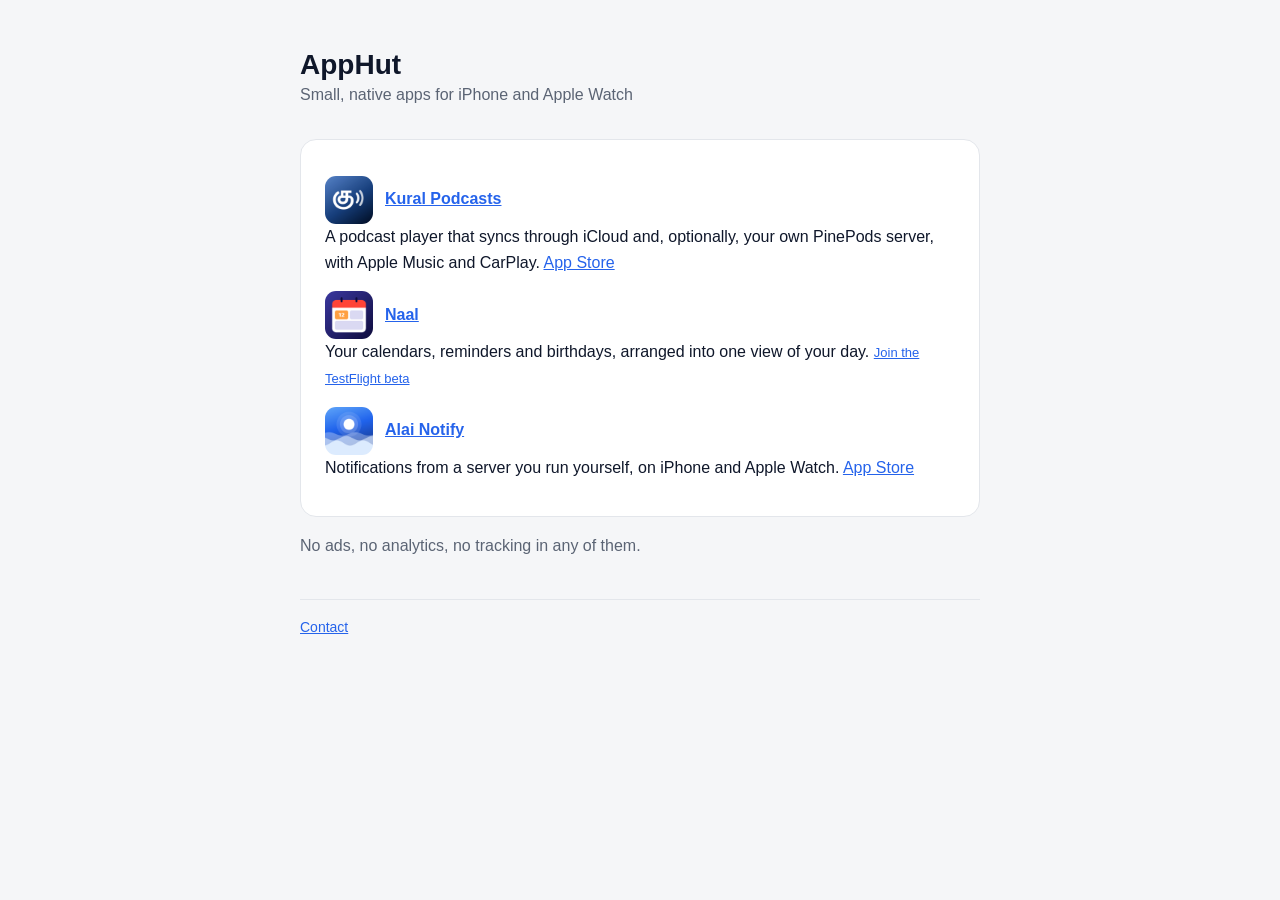
<file: index.html>
<!doctype html>
<html lang="en">
<head>
<meta charset="utf-8">
<meta name="viewport" content="width=device-width, initial-scale=1">
<title>AppHut</title>
<meta name="description" content="Small, native apps for iPhone and Apple Watch.">
<link rel="stylesheet" href="style.css">
</head>
<body>
<main>
<header><div><h1>AppHut</h1><p class="muted" style="margin:0">Small, native apps for iPhone and Apple Watch</p></div></header>
<div class="card">
<p><a href="kural/"><img src="kural/icon.png" alt="" width="48" height="48" style="vertical-align:middle;border-radius:11px;margin-right:12px"><strong>Kural Podcasts</strong></a><br>A podcast player that syncs through iCloud and, optionally, your own PinePods server, with Apple Music and CarPlay. <a href="https://apps.apple.com/app/kural-podcasts/id6817098795">App Store</a></p>
<p><a href="naal/"><img src="naal/icon.png" alt="" width="48" height="48" style="vertical-align:middle;border-radius:11px;margin-right:12px"><strong>Naal</strong></a><br>Your calendars, reminders and birthdays, arranged into one view of your day. <a class="tag" href="https://testflight.apple.com/join/4RUcb5Jr">Join the TestFlight beta</a></p>
<p><a href="alai/"><img src="alai/icon.png" alt="" width="48" height="48" style="vertical-align:middle;border-radius:11px;margin-right:12px"><strong>Alai Notify</strong></a><br>Notifications from a server you run yourself, on iPhone and Apple Watch. <a href="https://apps.apple.com/app/alai-notify/id6817074096">App Store</a></p>
</div>
<p class="muted">No ads, no analytics, no tracking in any of them.</p>
<nav><a href="https://github.com/linusr/apphut/issues">Contact</a></nav>
</main>
</body>
</html>
</file>
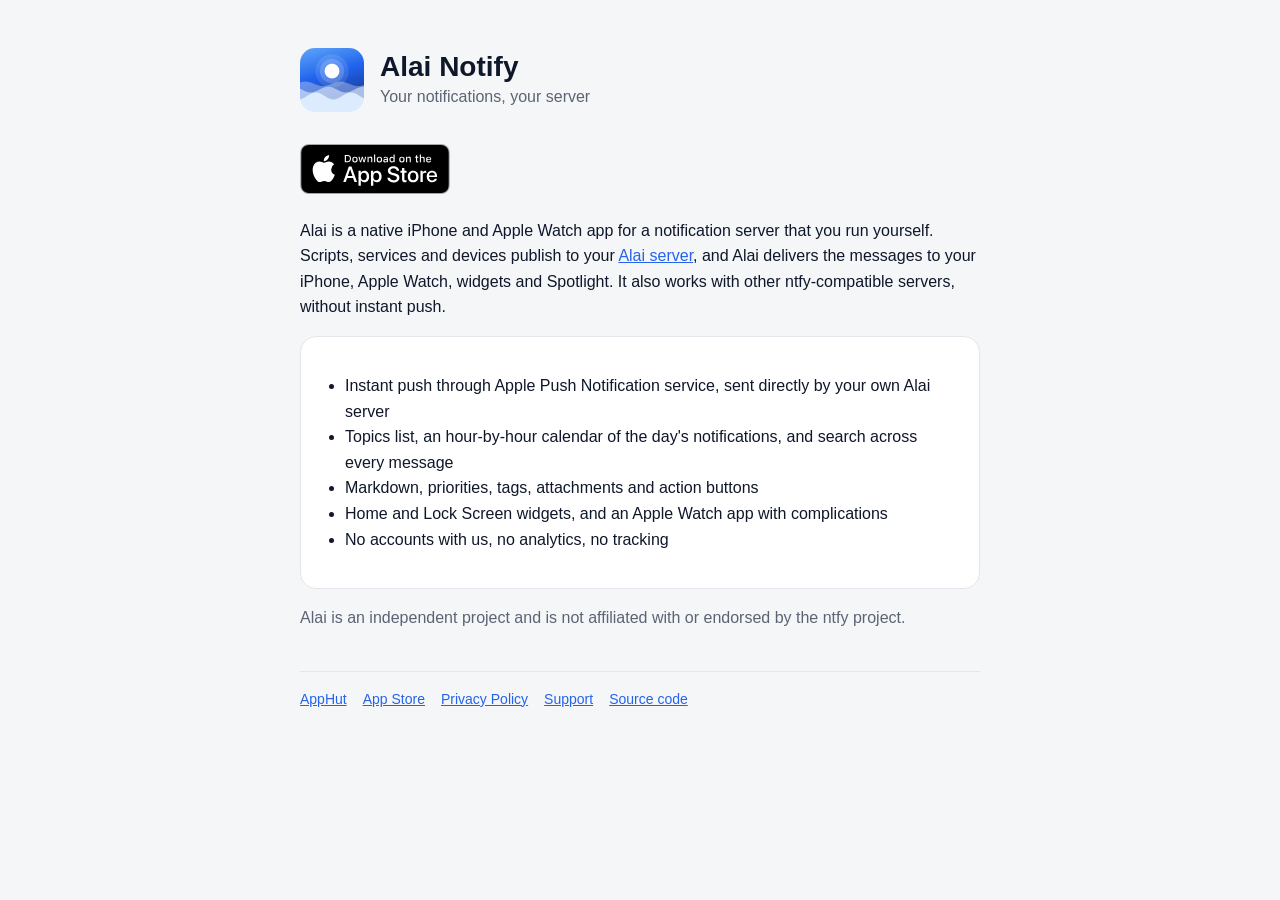
<file: alai/index.html>
<!doctype html>
<html lang="en">
<head>
<meta charset="utf-8">
<meta name="viewport" content="width=device-width, initial-scale=1">
<title>Alai Notify</title>
<meta name="description" content="A native iPhone and Apple Watch app for your self-hosted Alai notification server.">
<link rel="icon" href="icon.png">
<link rel="stylesheet" href="../style.css">
</head>
<body>
<main>
<header><img src="icon.png" alt=""><div><h1>Alai Notify</h1><p class="muted" style="margin:0">Your notifications, your server</p></div></header>
<p><a class="store-badge" href="https://apps.apple.com/app/alai-notify/id6817074096"><img src="../badges/app-store-black.svg" alt="Download on the App Store" width="150" height="50"></a></p>
<p>Alai is a native iPhone and Apple Watch app for a notification server that you run yourself. Scripts, services and devices publish to your <a href="https://github.com/linusr/alai-server">Alai server</a>, and Alai delivers the messages to your iPhone, Apple Watch, widgets and Spotlight. It also works with other ntfy-compatible servers, without instant push.</p>
<div class="card">
<ul>
<li>Instant push through Apple Push Notification service, sent directly by your own Alai server</li>
<li>Topics list, an hour-by-hour calendar of the day's notifications, and search across every message</li>
<li>Markdown, priorities, tags, attachments and action buttons</li>
<li>Home and Lock Screen widgets, and an Apple Watch app with complications</li>
<li>No accounts with us, no analytics, no tracking</li>
</ul>
</div>
<p class="muted">Alai is an independent project and is not affiliated with or endorsed by the ntfy project.</p>
<nav><a href="../">AppHut</a><a href="https://apps.apple.com/app/alai-notify/id6817074096">App Store</a><a href="privacy.html">Privacy Policy</a><a href="support.html">Support</a><a href="https://github.com/linusr/alai">Source code</a></nav>
</main>
</body>
</html>
</file>
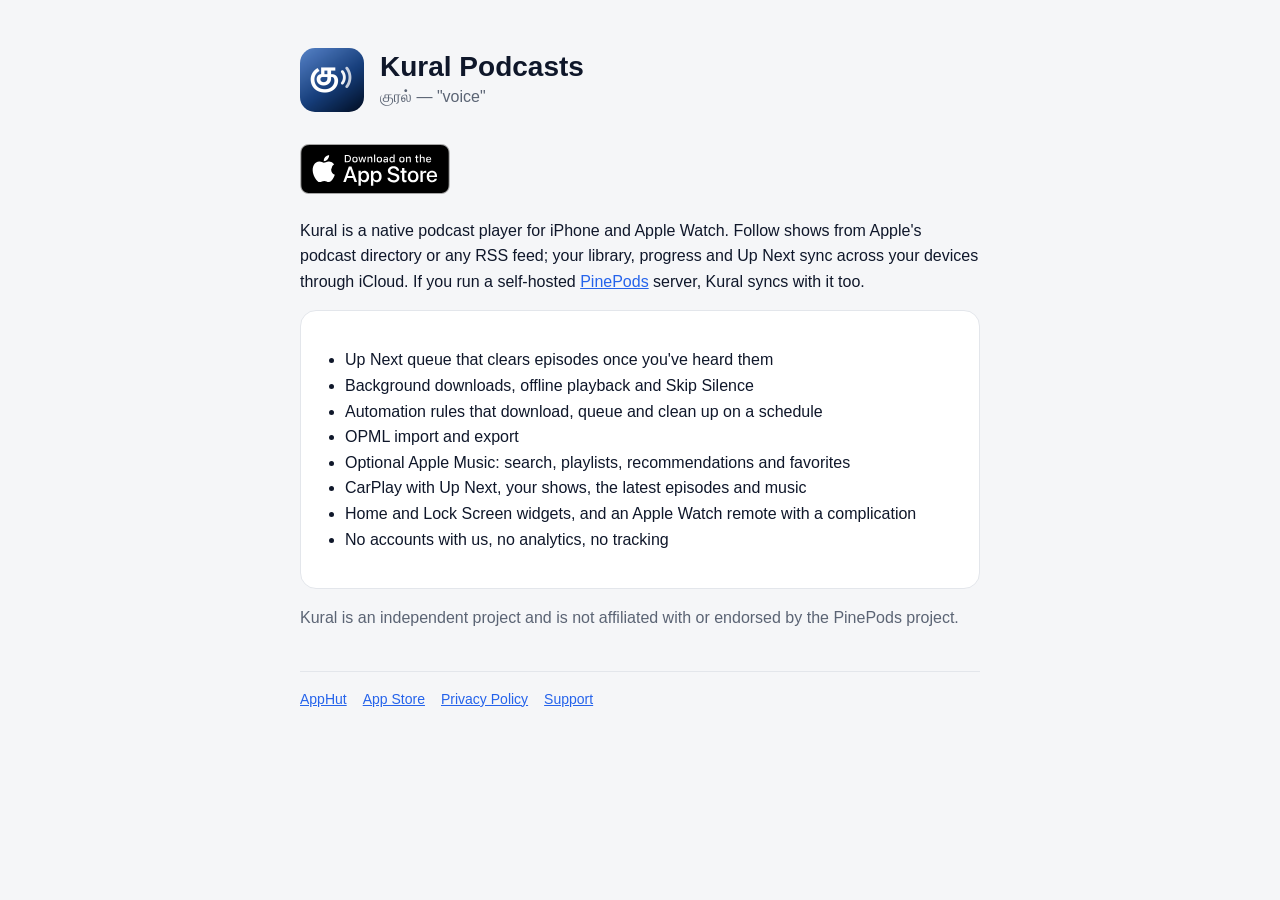
<file: kural/index.html>
<!doctype html>
<html lang="en">
<head>
<meta charset="utf-8">
<meta name="viewport" content="width=device-width, initial-scale=1">
<title>Kural Podcasts</title>
<meta name="description" content="A native podcast player for iPhone and Apple Watch that syncs through iCloud and, optionally, your own PinePods server.">
<link rel="icon" href="icon.png">
<link rel="stylesheet" href="../style.css">
</head>
<body>
<main>
<header><img src="icon.png" alt=""><div><h1>Kural Podcasts</h1><p class="muted" style="margin:0">குரல் — "voice"</p></div></header>
<p><a class="store-badge" href="https://apps.apple.com/app/kural-podcasts/id6817098795"><img src="../badges/app-store-black.svg" alt="Download on the App Store" width="150" height="50"></a></p>
<p>Kural is a native podcast player for iPhone and Apple Watch. Follow shows from Apple's podcast directory or any RSS feed; your library, progress and Up Next sync across your devices through iCloud. If you run a self-hosted <a href="https://github.com/madeofpendletonwool/PinePods">PinePods</a> server, Kural syncs with it too.</p>
<div class="card">
<ul>
<li>Up Next queue that clears episodes once you've heard them</li>
<li>Background downloads, offline playback and Skip Silence</li>
<li>Automation rules that download, queue and clean up on a schedule</li>
<li>OPML import and export</li>
<li>Optional Apple Music: search, playlists, recommendations and favorites</li>
<li>CarPlay with Up Next, your shows, the latest episodes and music</li>
<li>Home and Lock Screen widgets, and an Apple Watch remote with a complication</li>
<li>No accounts with us, no analytics, no tracking</li>
</ul>
</div>
<p class="muted">Kural is an independent project and is not affiliated with or endorsed by the PinePods project.</p>
<nav><a href="../">AppHut</a><a href="https://apps.apple.com/app/kural-podcasts/id6817098795">App Store</a><a href="privacy.html">Privacy Policy</a><a href="support.html">Support</a></nav>
</main>
</body>
</html>
</file>
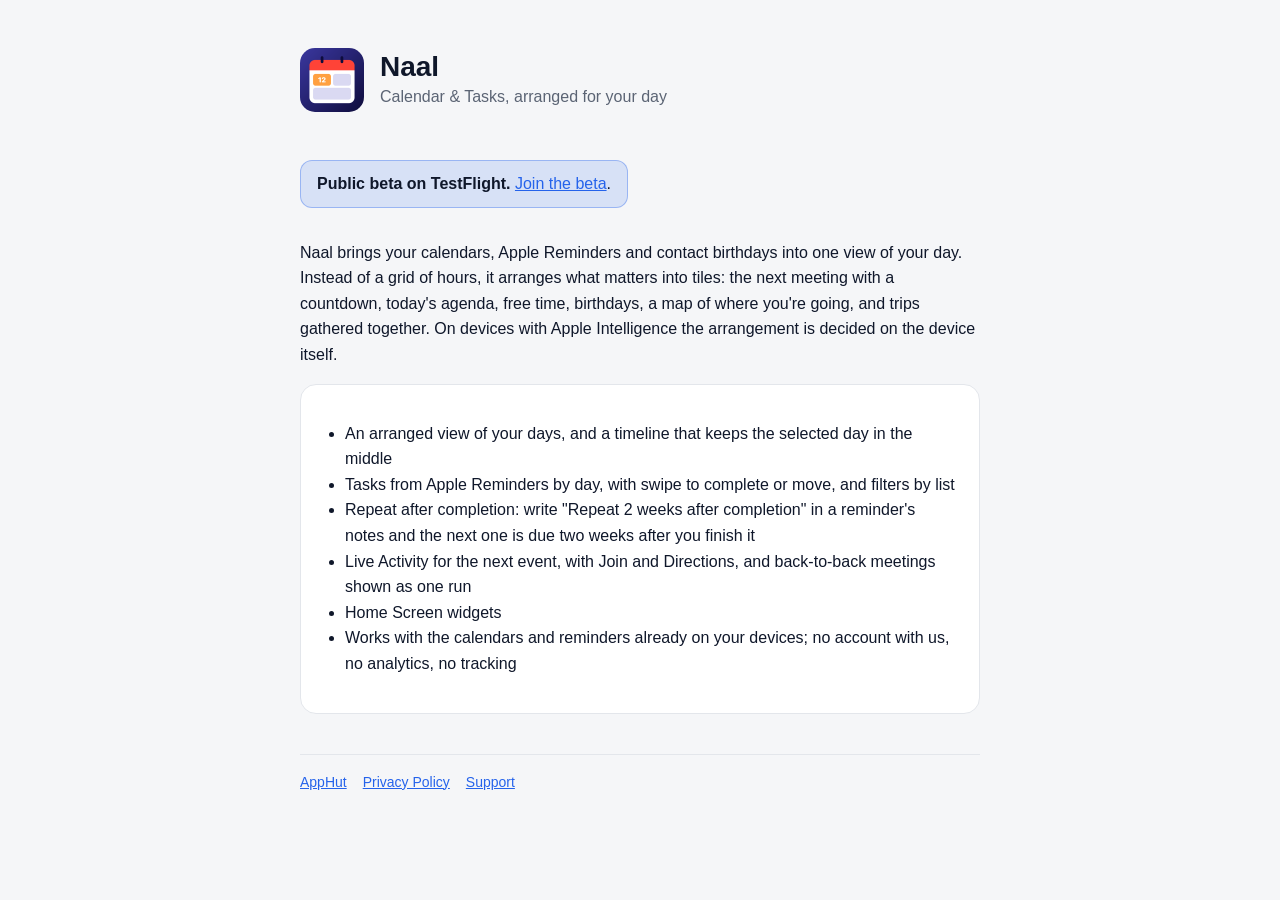
<file: naal/index.html>
<!doctype html>
<html lang="en">
<head>
<meta charset="utf-8">
<meta name="viewport" content="width=device-width, initial-scale=1">
<title>Naal: Calendar &amp; Tasks</title>
<meta name="description" content="Your calendars, reminders and birthdays, arranged into one view of your day on your devices.">
<link rel="icon" href="icon.png">
<link rel="stylesheet" href="../style.css">
</head>
<body>
<main>
<header><img src="icon.png" alt=""><div><h1>Naal</h1><p class="muted" style="margin:0">Calendar &amp; Tasks, arranged for your day</p></div></header>
<p class="soon"><strong>Public beta on TestFlight.</strong> <a href="https://testflight.apple.com/join/4RUcb5Jr">Join the beta</a>.</p>
<p>Naal brings your calendars, Apple Reminders and contact birthdays into one view of your day. Instead of a grid of hours, it arranges what matters into tiles: the next meeting with a countdown, today's agenda, free time, birthdays, a map of where you're going, and trips gathered together. On devices with Apple Intelligence the arrangement is decided on the device itself.</p>
<div class="card">
<ul>
<li>An arranged view of your days, and a timeline that keeps the selected day in the middle</li>
<li>Tasks from Apple Reminders by day, with swipe to complete or move, and filters by list</li>
<li>Repeat after completion: write "Repeat 2 weeks after completion" in a reminder's notes and the next one is due two weeks after you finish it</li>
<li>Live Activity for the next event, with Join and Directions, and back-to-back meetings shown as one run</li>
<li>Home Screen widgets</li>
<li>Works with the calendars and reminders already on your devices; no account with us, no analytics, no tracking</li>
</ul>
</div>
<nav><a href="../">AppHut</a><a href="privacy.html">Privacy Policy</a><a href="support.html">Support</a></nav>
</main>
</body>
</html>
</file>
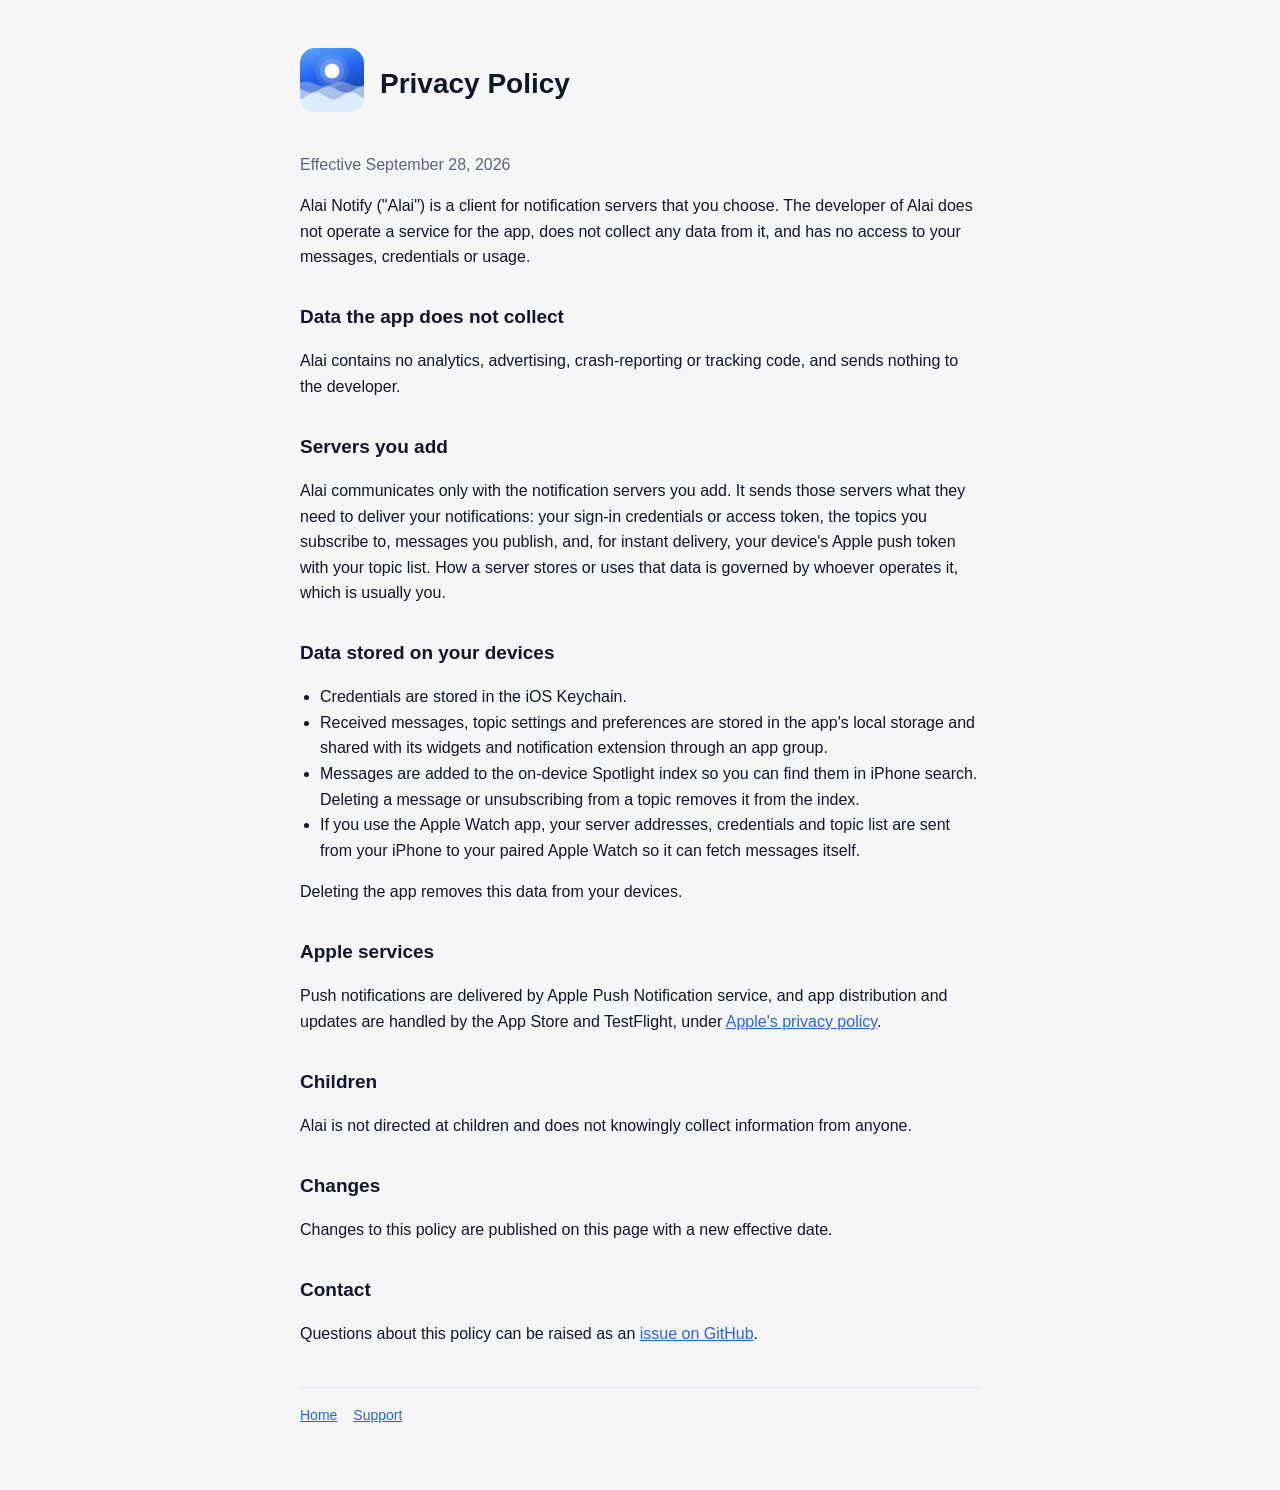
<file: alai/privacy.html>
<!doctype html>
<html lang="en">
<head>
<meta charset="utf-8">
<meta name="viewport" content="width=device-width, initial-scale=1">
<title>Alai Notify Privacy Policy</title>
<link rel="icon" href="icon.png">
<link rel="stylesheet" href="../style.css">
</head>
<body>
<main>
<header><a href="index.html"><img src="icon.png" alt="Alai Notify"></a><h1>Privacy Policy</h1></header>
<p class="muted">Effective September 28, 2026</p>
<p>Alai Notify ("Alai") is a client for notification servers that you choose. The developer of Alai does not operate a service for the app, does not collect any data from it, and has no access to your messages, credentials or usage.</p>

<h2>Data the app does not collect</h2>
<p>Alai contains no analytics, advertising, crash-reporting or tracking code, and sends nothing to the developer.</p>

<h2>Servers you add</h2>
<p>Alai communicates only with the notification servers you add. It sends those servers what they need to deliver your notifications: your sign-in credentials or access token, the topics you subscribe to, messages you publish, and, for instant delivery, your device's Apple push token with your topic list. How a server stores or uses that data is governed by whoever operates it, which is usually you.</p>

<h2>Data stored on your devices</h2>
<ul>
<li>Credentials are stored in the iOS Keychain.</li>
<li>Received messages, topic settings and preferences are stored in the app's local storage and shared with its widgets and notification extension through an app group.</li>
<li>Messages are added to the on-device Spotlight index so you can find them in iPhone search. Deleting a message or unsubscribing from a topic removes it from the index.</li>
<li>If you use the Apple Watch app, your server addresses, credentials and topic list are sent from your iPhone to your paired Apple Watch so it can fetch messages itself.</li>
</ul>
<p>Deleting the app removes this data from your devices.</p>

<h2>Apple services</h2>
<p>Push notifications are delivered by Apple Push Notification service, and app distribution and updates are handled by the App Store and TestFlight, under <a href="https://www.apple.com/legal/privacy/">Apple's privacy policy</a>.</p>

<h2>Children</h2>
<p>Alai is not directed at children and does not knowingly collect information from anyone.</p>

<h2>Changes</h2>
<p>Changes to this policy are published on this page with a new effective date.</p>

<h2>Contact</h2>
<p>Questions about this policy can be raised as an <a href="https://github.com/linusr/alai/issues">issue on GitHub</a>.</p>
<nav><a href="index.html">Home</a><a href="support.html">Support</a></nav>
</main>
</body>
</html>
</file>
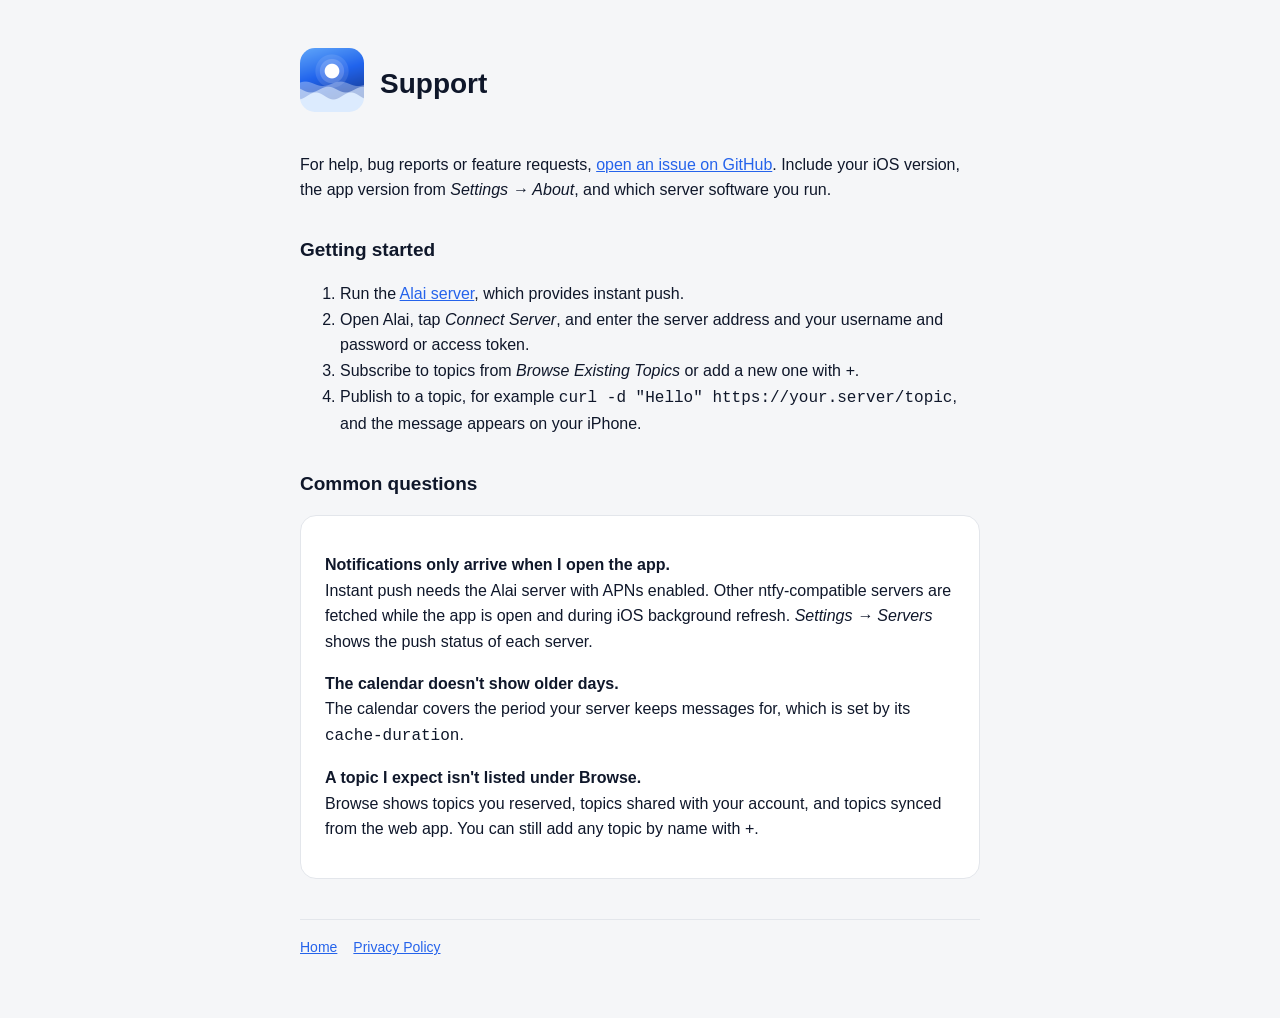
<file: alai/support.html>
<!doctype html>
<html lang="en">
<head>
<meta charset="utf-8">
<meta name="viewport" content="width=device-width, initial-scale=1">
<title>Alai Notify Support</title>
<link rel="icon" href="icon.png">
<link rel="stylesheet" href="../style.css">
</head>
<body>
<main>
<header><a href="index.html"><img src="icon.png" alt="Alai Notify"></a><h1>Support</h1></header>
<p>For help, bug reports or feature requests, <a href="https://github.com/linusr/alai/issues">open an issue on GitHub</a>. Include your iOS version, the app version from <em>Settings → About</em>, and which server software you run.</p>

<h2>Getting started</h2>
<ol>
<li>Run the <a href="https://github.com/linusr/alai-server">Alai server</a>, which provides instant push.</li>
<li>Open Alai, tap <em>Connect Server</em>, and enter the server address and your username and password or access token.</li>
<li>Subscribe to topics from <em>Browse Existing Topics</em> or add a new one with <em>+</em>.</li>
<li>Publish to a topic, for example <code>curl -d "Hello" https://your.server/topic</code>, and the message appears on your iPhone.</li>
</ol>

<h2>Common questions</h2>
<div class="card">
<p><strong>Notifications only arrive when I open the app.</strong><br>Instant push needs the Alai server with APNs enabled. Other ntfy-compatible servers are fetched while the app is open and during iOS background refresh. <em>Settings → Servers</em> shows the push status of each server.</p>
<p><strong>The calendar doesn't show older days.</strong><br>The calendar covers the period your server keeps messages for, which is set by its <code>cache-duration</code>.</p>
<p><strong>A topic I expect isn't listed under Browse.</strong><br>Browse shows topics you reserved, topics shared with your account, and topics synced from the web app. You can still add any topic by name with <em>+</em>.</p>
</div>
<nav><a href="index.html">Home</a><a href="privacy.html">Privacy Policy</a></nav>
</main>
</body>
</html>
</file>
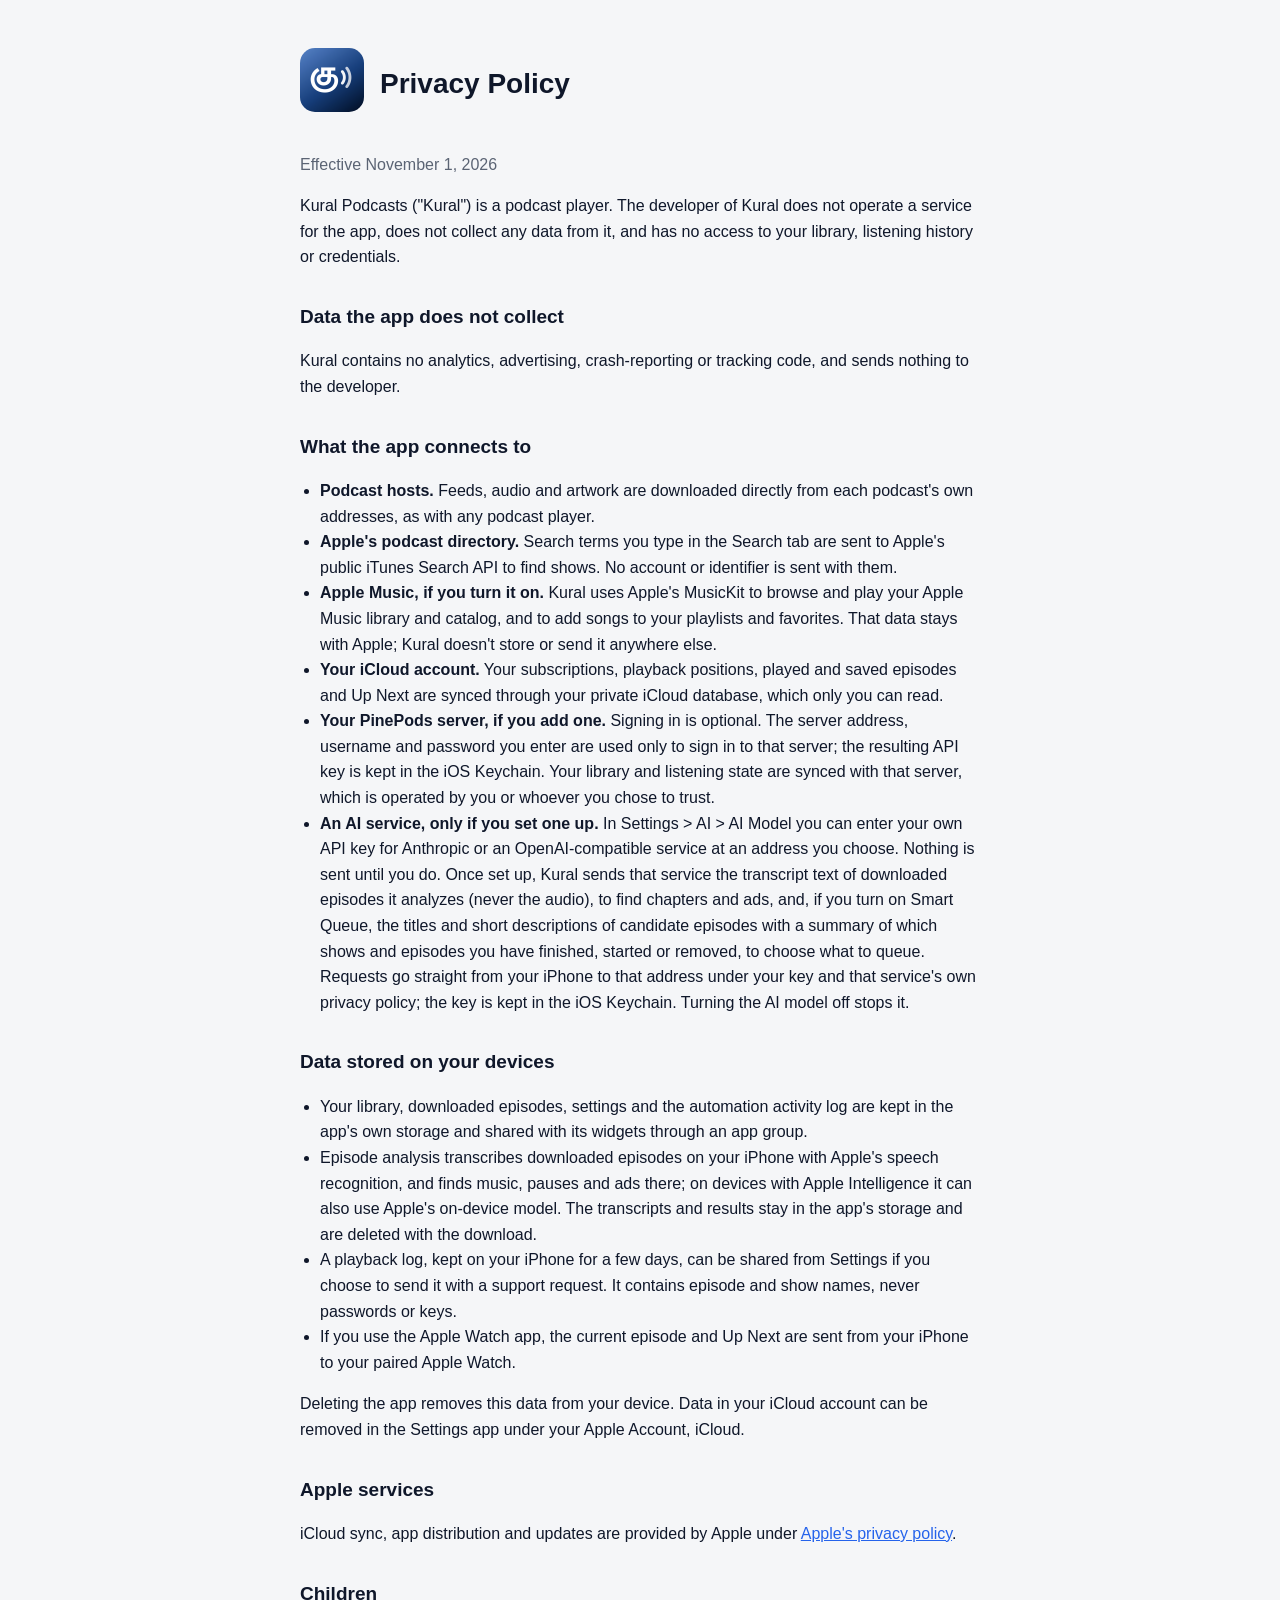
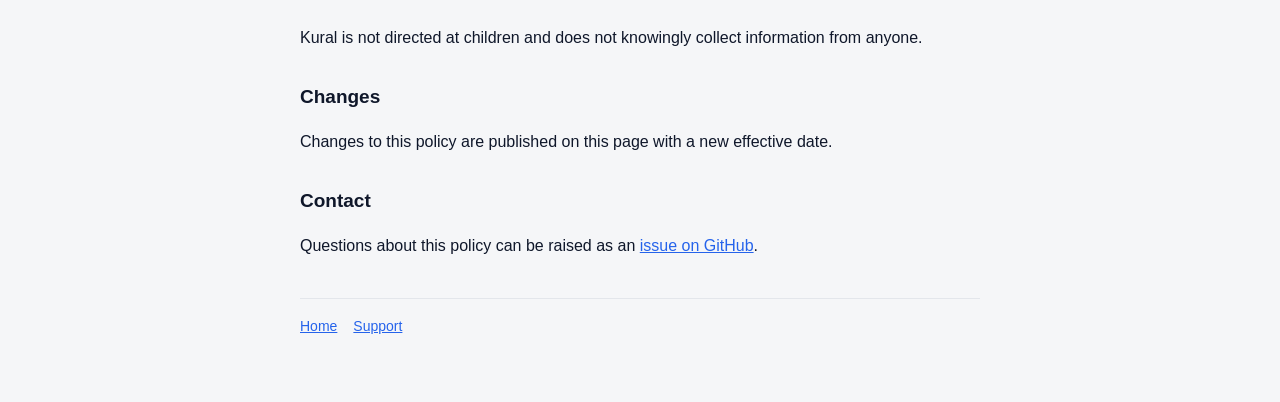
<file: kural/privacy.html>
<!doctype html>
<html lang="en">
<head>
<meta charset="utf-8">
<meta name="viewport" content="width=device-width, initial-scale=1">
<title>Kural Podcasts Privacy Policy</title>
<link rel="icon" href="icon.png">
<link rel="stylesheet" href="../style.css">
</head>
<body>
<main>
<header><a href="index.html"><img src="icon.png" alt="Kural Podcasts"></a><h1>Privacy Policy</h1></header>
<p class="muted">Effective November 1, 2026</p>
<p>Kural Podcasts ("Kural") is a podcast player. The developer of Kural does not operate a service for the app, does not collect any data from it, and has no access to your library, listening history or credentials.</p>

<h2>Data the app does not collect</h2>
<p>Kural contains no analytics, advertising, crash-reporting or tracking code, and sends nothing to the developer.</p>

<h2>What the app connects to</h2>
<ul>
<li><strong>Podcast hosts.</strong> Feeds, audio and artwork are downloaded directly from each podcast's own addresses, as with any podcast player.</li>
<li><strong>Apple's podcast directory.</strong> Search terms you type in the Search tab are sent to Apple's public iTunes Search API to find shows. No account or identifier is sent with them.</li>
<li><strong>Apple Music, if you turn it on.</strong> Kural uses Apple's MusicKit to browse and play your Apple Music library and catalog, and to add songs to your playlists and favorites. That data stays with Apple; Kural doesn't store or send it anywhere else.</li>
<li><strong>Your iCloud account.</strong> Your subscriptions, playback positions, played and saved episodes and Up Next are synced through your private iCloud database, which only you can read.</li>
<li><strong>Your PinePods server, if you add one.</strong> Signing in is optional. The server address, username and password you enter are used only to sign in to that server; the resulting API key is kept in the iOS Keychain. Your library and listening state are synced with that server, which is operated by you or whoever you chose to trust.</li>
<li><strong>An AI service, only if you set one up.</strong> In Settings &gt; AI &gt; AI Model you can enter your own API key for Anthropic or an OpenAI-compatible service at an address you choose. Nothing is sent until you do. Once set up, Kural sends that service the transcript text of downloaded episodes it analyzes (never the audio), to find chapters and ads, and, if you turn on Smart Queue, the titles and short descriptions of candidate episodes with a summary of which shows and episodes you have finished, started or removed, to choose what to queue. Requests go straight from your iPhone to that address under your key and that service's own privacy policy; the key is kept in the iOS Keychain. Turning the AI model off stops it.</li>
</ul>

<h2>Data stored on your devices</h2>
<ul>
<li>Your library, downloaded episodes, settings and the automation activity log are kept in the app's own storage and shared with its widgets through an app group.</li>
<li>Episode analysis transcribes downloaded episodes on your iPhone with Apple's speech recognition, and finds music, pauses and ads there; on devices with Apple Intelligence it can also use Apple's on-device model. The transcripts and results stay in the app's storage and are deleted with the download.</li>
<li>A playback log, kept on your iPhone for a few days, can be shared from Settings if you choose to send it with a support request. It contains episode and show names, never passwords or keys.</li>
<li>If you use the Apple Watch app, the current episode and Up Next are sent from your iPhone to your paired Apple Watch.</li>
</ul>
<p>Deleting the app removes this data from your device. Data in your iCloud account can be removed in the Settings app under your Apple Account, iCloud.</p>

<h2>Apple services</h2>
<p>iCloud sync, app distribution and updates are provided by Apple under <a href="https://www.apple.com/legal/privacy/">Apple's privacy policy</a>.</p>

<h2>Children</h2>
<p>Kural is not directed at children and does not knowingly collect information from anyone.</p>

<h2>Changes</h2>
<p>Changes to this policy are published on this page with a new effective date.</p>

<h2>Contact</h2>
<p>Questions about this policy can be raised as an <a href="https://github.com/linusr/apphut/issues">issue on GitHub</a>.</p>
<nav><a href="index.html">Home</a><a href="support.html">Support</a></nav>
</main>
</body>
</html>
</file>
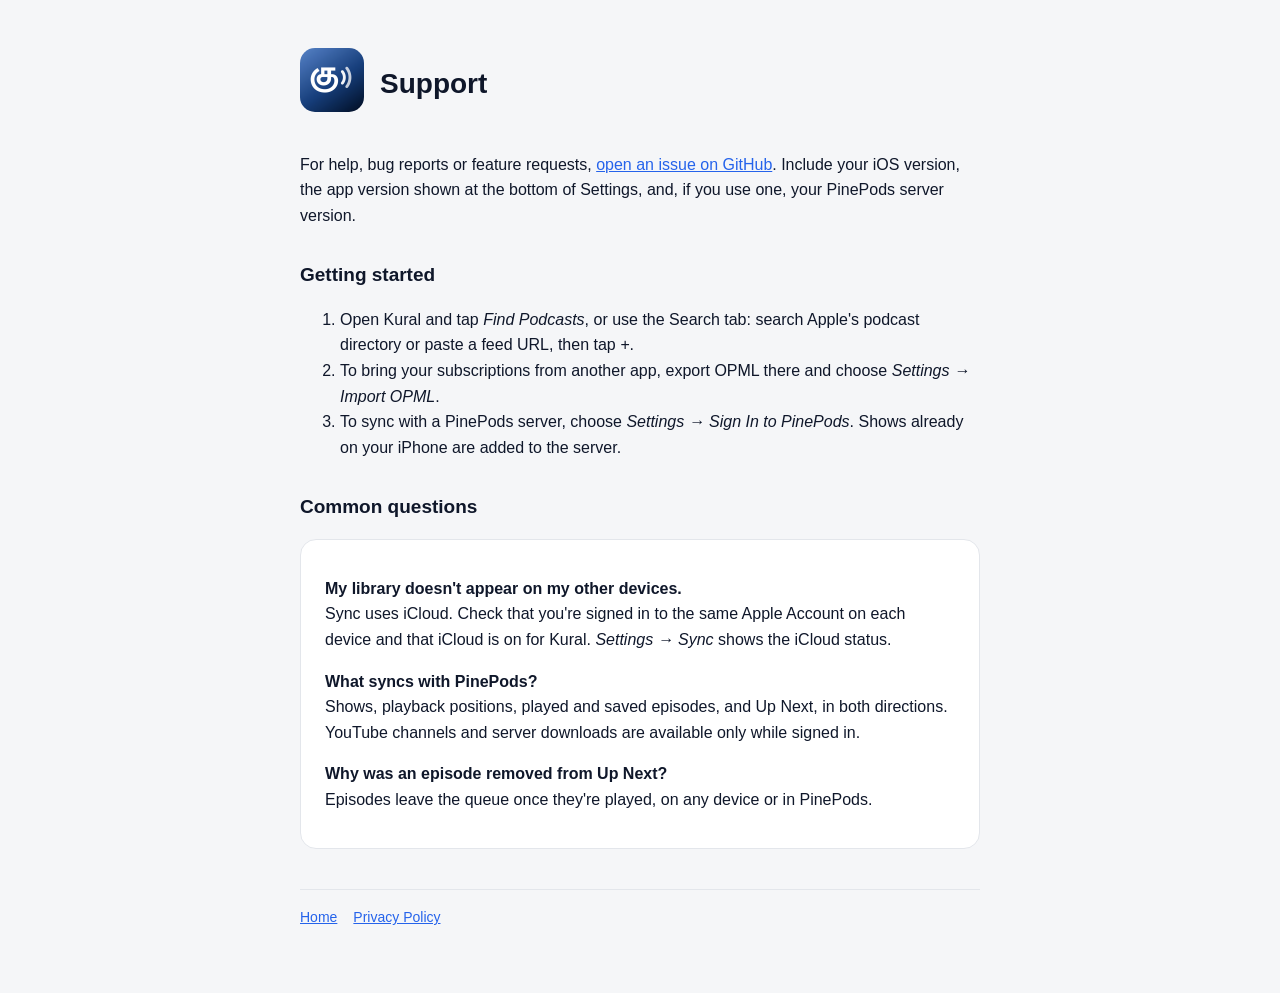
<file: kural/support.html>
<!doctype html>
<html lang="en">
<head>
<meta charset="utf-8">
<meta name="viewport" content="width=device-width, initial-scale=1">
<title>Kural Podcasts Support</title>
<link rel="icon" href="icon.png">
<link rel="stylesheet" href="../style.css">
</head>
<body>
<main>
<header><a href="index.html"><img src="icon.png" alt="Kural Podcasts"></a><h1>Support</h1></header>
<p>For help, bug reports or feature requests, <a href="https://github.com/linusr/apphut/issues">open an issue on GitHub</a>. Include your iOS version, the app version shown at the bottom of Settings, and, if you use one, your PinePods server version.</p>

<h2>Getting started</h2>
<ol>
<li>Open Kural and tap <em>Find Podcasts</em>, or use the Search tab: search Apple's podcast directory or paste a feed URL, then tap <em>+</em>.</li>
<li>To bring your subscriptions from another app, export OPML there and choose <em>Settings → Import OPML</em>.</li>
<li>To sync with a PinePods server, choose <em>Settings → Sign In to PinePods</em>. Shows already on your iPhone are added to the server.</li>
</ol>

<h2>Common questions</h2>
<div class="card">
<p><strong>My library doesn't appear on my other devices.</strong><br>Sync uses iCloud. Check that you're signed in to the same Apple Account on each device and that iCloud is on for Kural. <em>Settings → Sync</em> shows the iCloud status.</p>
<p><strong>What syncs with PinePods?</strong><br>Shows, playback positions, played and saved episodes, and Up Next, in both directions. YouTube channels and server downloads are available only while signed in.</p>
<p><strong>Why was an episode removed from Up Next?</strong><br>Episodes leave the queue once they're played, on any device or in PinePods.</p>
</div>
<nav><a href="index.html">Home</a><a href="privacy.html">Privacy Policy</a></nav>
</main>
</body>
</html>
</file>
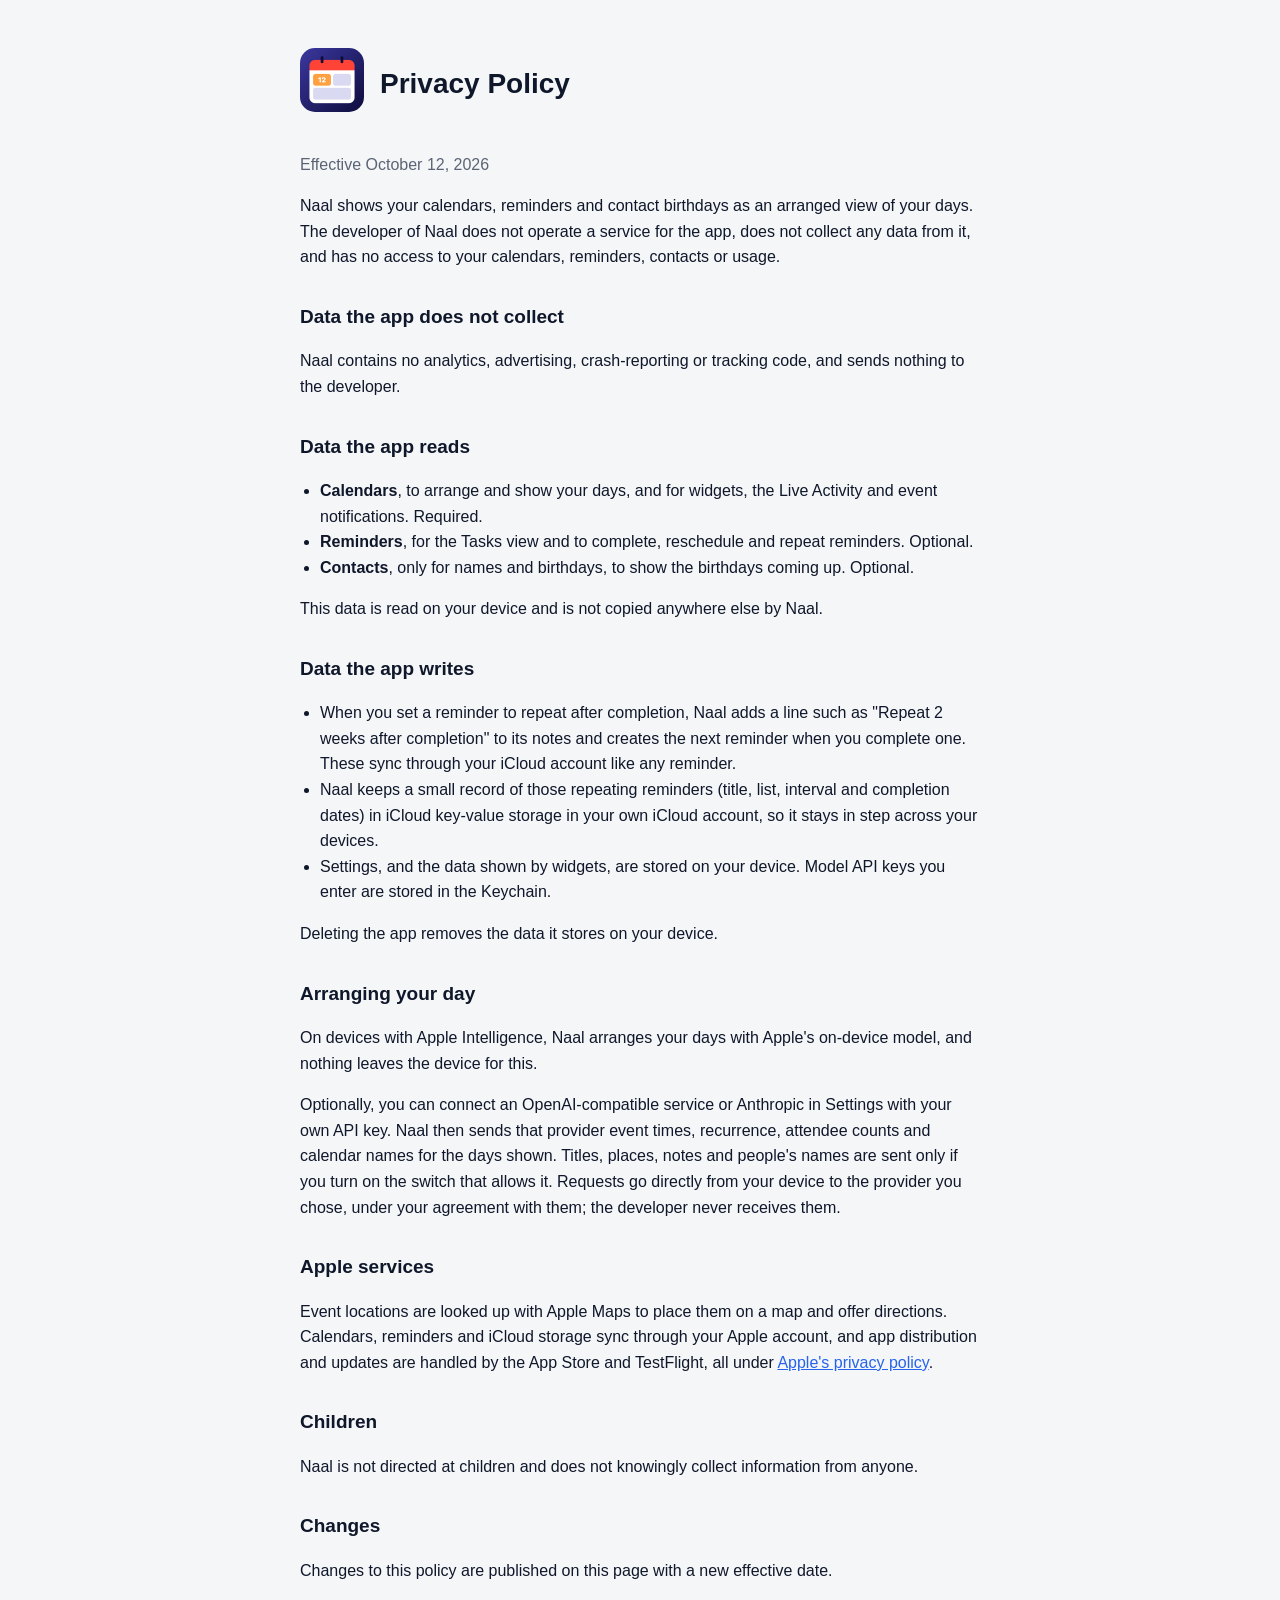
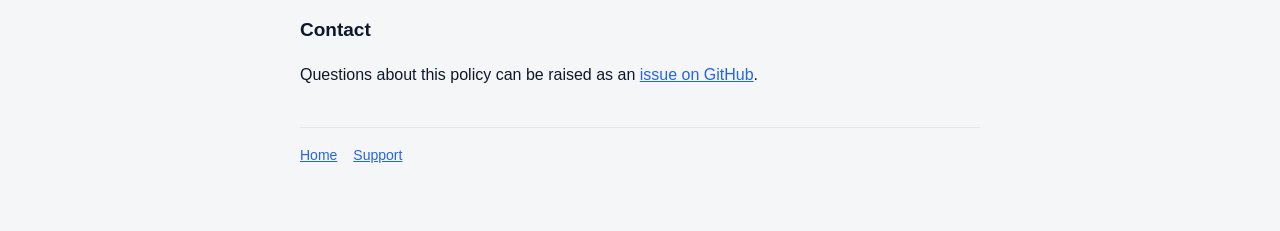
<file: naal/privacy.html>
<!doctype html>
<html lang="en">
<head>
<meta charset="utf-8">
<meta name="viewport" content="width=device-width, initial-scale=1">
<title>Naal Privacy Policy</title>
<link rel="icon" href="icon.png">
<link rel="stylesheet" href="../style.css">
</head>
<body>
<main>
<header><a href="index.html"><img src="icon.png" alt="Naal"></a><h1>Privacy Policy</h1></header>
<p class="muted">Effective October 12, 2026</p>
<p>Naal shows your calendars, reminders and contact birthdays as an arranged view of your days. The developer of Naal does not operate a service for the app, does not collect any data from it, and has no access to your calendars, reminders, contacts or usage.</p>

<h2>Data the app does not collect</h2>
<p>Naal contains no analytics, advertising, crash-reporting or tracking code, and sends nothing to the developer.</p>

<h2>Data the app reads</h2>
<ul>
<li><strong>Calendars</strong>, to arrange and show your days, and for widgets, the Live Activity and event notifications. Required.</li>
<li><strong>Reminders</strong>, for the Tasks view and to complete, reschedule and repeat reminders. Optional.</li>
<li><strong>Contacts</strong>, only for names and birthdays, to show the birthdays coming up. Optional.</li>
</ul>
<p>This data is read on your device and is not copied anywhere else by Naal.</p>

<h2>Data the app writes</h2>
<ul>
<li>When you set a reminder to repeat after completion, Naal adds a line such as "Repeat 2 weeks after completion" to its notes and creates the next reminder when you complete one. These sync through your iCloud account like any reminder.</li>
<li>Naal keeps a small record of those repeating reminders (title, list, interval and completion dates) in iCloud key-value storage in your own iCloud account, so it stays in step across your devices.</li>
<li>Settings, and the data shown by widgets, are stored on your device. Model API keys you enter are stored in the Keychain.</li>
</ul>
<p>Deleting the app removes the data it stores on your device.</p>

<h2>Arranging your day</h2>
<p>On devices with Apple Intelligence, Naal arranges your days with Apple's on-device model, and nothing leaves the device for this.</p>
<p>Optionally, you can connect an OpenAI-compatible service or Anthropic in Settings with your own API key. Naal then sends that provider event times, recurrence, attendee counts and calendar names for the days shown. Titles, places, notes and people's names are sent only if you turn on the switch that allows it. Requests go directly from your device to the provider you chose, under your agreement with them; the developer never receives them.</p>

<h2>Apple services</h2>
<p>Event locations are looked up with Apple Maps to place them on a map and offer directions. Calendars, reminders and iCloud storage sync through your Apple account, and app distribution and updates are handled by the App Store and TestFlight, all under <a href="https://www.apple.com/legal/privacy/">Apple's privacy policy</a>.</p>

<h2>Children</h2>
<p>Naal is not directed at children and does not knowingly collect information from anyone.</p>

<h2>Changes</h2>
<p>Changes to this policy are published on this page with a new effective date.</p>

<h2>Contact</h2>
<p>Questions about this policy can be raised as an <a href="https://github.com/linusr/apphut/issues">issue on GitHub</a>.</p>
<nav><a href="index.html">Home</a><a href="support.html">Support</a></nav>
</main>
</body>
</html>
</file>
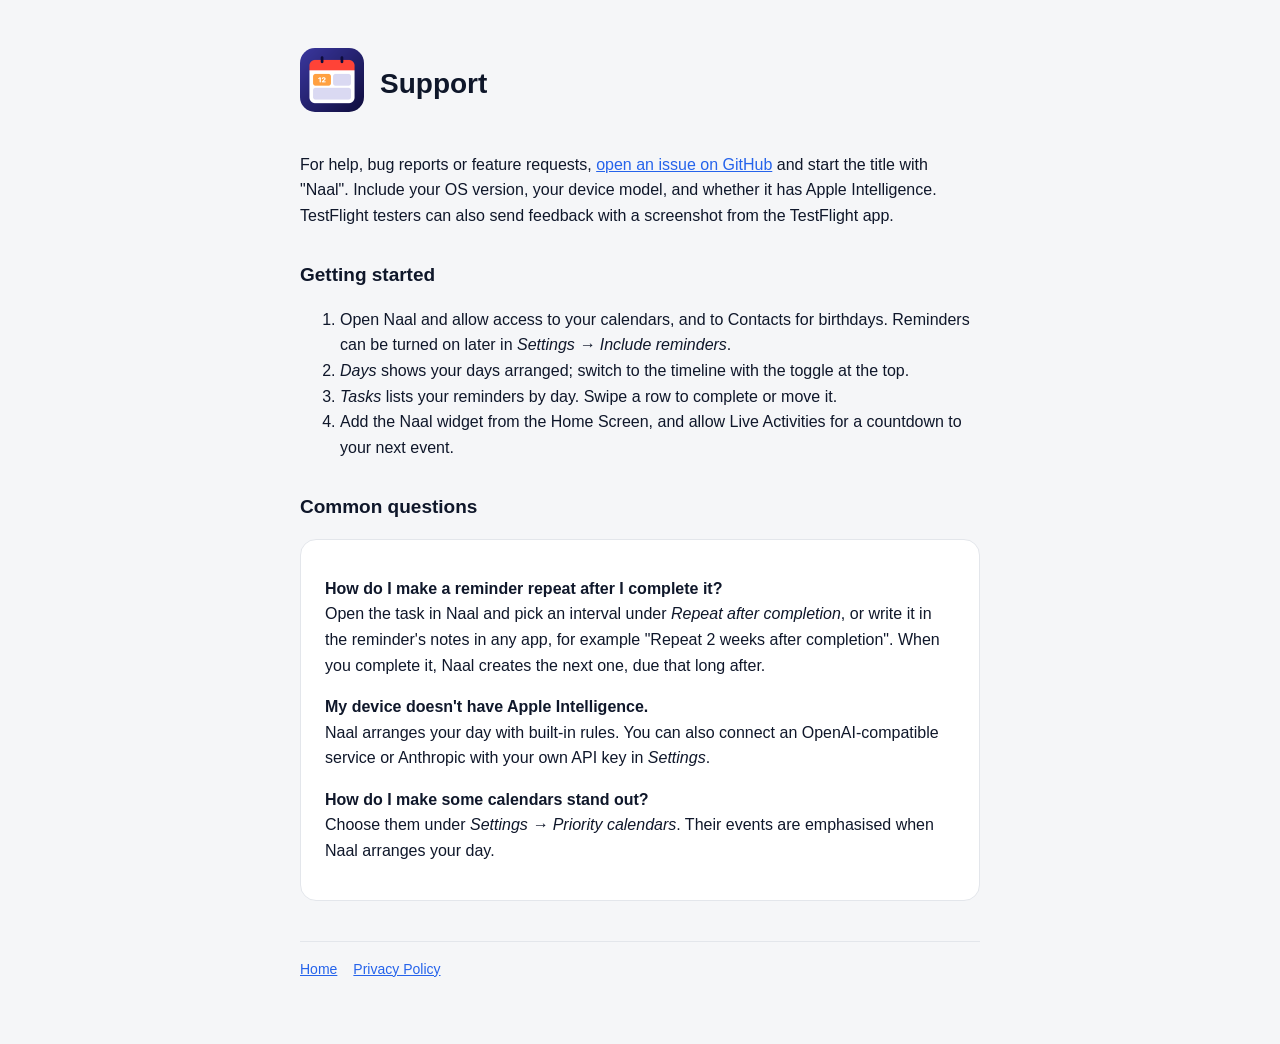
<file: naal/support.html>
<!doctype html>
<html lang="en">
<head>
<meta charset="utf-8">
<meta name="viewport" content="width=device-width, initial-scale=1">
<title>Naal Support</title>
<link rel="icon" href="icon.png">
<link rel="stylesheet" href="../style.css">
</head>
<body>
<main>
<header><a href="index.html"><img src="icon.png" alt="Naal"></a><h1>Support</h1></header>
<p>For help, bug reports or feature requests, <a href="https://github.com/linusr/apphut/issues">open an issue on GitHub</a> and start the title with "Naal". Include your OS version, your device model, and whether it has Apple Intelligence. TestFlight testers can also send feedback with a screenshot from the TestFlight app.</p>

<h2>Getting started</h2>
<ol>
<li>Open Naal and allow access to your calendars, and to Contacts for birthdays. Reminders can be turned on later in <em>Settings → Include reminders</em>.</li>
<li><em>Days</em> shows your days arranged; switch to the timeline with the toggle at the top.</li>
<li><em>Tasks</em> lists your reminders by day. Swipe a row to complete or move it.</li>
<li>Add the Naal widget from the Home Screen, and allow Live Activities for a countdown to your next event.</li>
</ol>

<h2>Common questions</h2>
<div class="card">
<p><strong>How do I make a reminder repeat after I complete it?</strong><br>Open the task in Naal and pick an interval under <em>Repeat after completion</em>, or write it in the reminder's notes in any app, for example "Repeat 2 weeks after completion". When you complete it, Naal creates the next one, due that long after.</p>
<p><strong>My device doesn't have Apple Intelligence.</strong><br>Naal arranges your day with built-in rules. You can also connect an OpenAI-compatible service or Anthropic with your own API key in <em>Settings</em>.</p>
<p><strong>How do I make some calendars stand out?</strong><br>Choose them under <em>Settings → Priority calendars</em>. Their events are emphasised when Naal arranges your day.</p>
</div>
<nav><a href="index.html">Home</a><a href="privacy.html">Privacy Policy</a></nav>
</main>
</body>
</html>
</file>
<file: style.css>
:root {
  --bg: #f5f6f8;
  --surface: #ffffff;
  --text: #0f172a;
  --muted: #5b6474;
  --border: #e3e6eb;
  --accent: #2563eb;
  color-scheme: light dark;
}
@media (prefers-color-scheme: dark) {
  :root {
    --bg: #0b0f14;
    --surface: #131a22;
    --text: #e6e9ee;
    --muted: #97a1b0;
    --border: #232c37;
    --accent: #60a5fa;
  }
}
* { box-sizing: border-box; }
body {
  margin: 0;
  background: var(--bg);
  color: var(--text);
  font: 16px/1.6 -apple-system, BlinkMacSystemFont, "Segoe UI", Roboto, sans-serif;
}
main { max-width: 720px; margin: 0 auto; padding: 48px 20px 64px; }
header { display: flex; align-items: center; gap: 16px; margin-bottom: 32px; }
header img { width: 64px; height: 64px; border-radius: 15px; }
header a { color: inherit; text-decoration: none; }
h1 { font-size: 28px; line-height: 1.2; margin: 0; }
h2 { font-size: 19px; margin: 32px 0 8px; }
p, li { color: var(--text); }
.muted { color: var(--muted); }
a { color: var(--accent); }
.card { background: var(--surface); border: 1px solid var(--border); border-radius: 16px; padding: 20px 24px; margin: 16px 0; }
nav { margin-top: 40px; padding-top: 16px; border-top: 1px solid var(--border); font-size: 14px; }
nav a { margin-right: 16px; }
ul { padding-left: 20px; }
.store-badge { display: inline-block; line-height: 0; }
.store-badge img { width: 150px; height: 50px; }
.soon { display: inline-block; background: color-mix(in srgb, var(--accent) 14%, transparent); border: 1px solid color-mix(in srgb, var(--accent) 35%, transparent); border-radius: 12px; padding: 10px 16px; }
.tag { font-size: 13px; color: var(--accent); }
</file>
